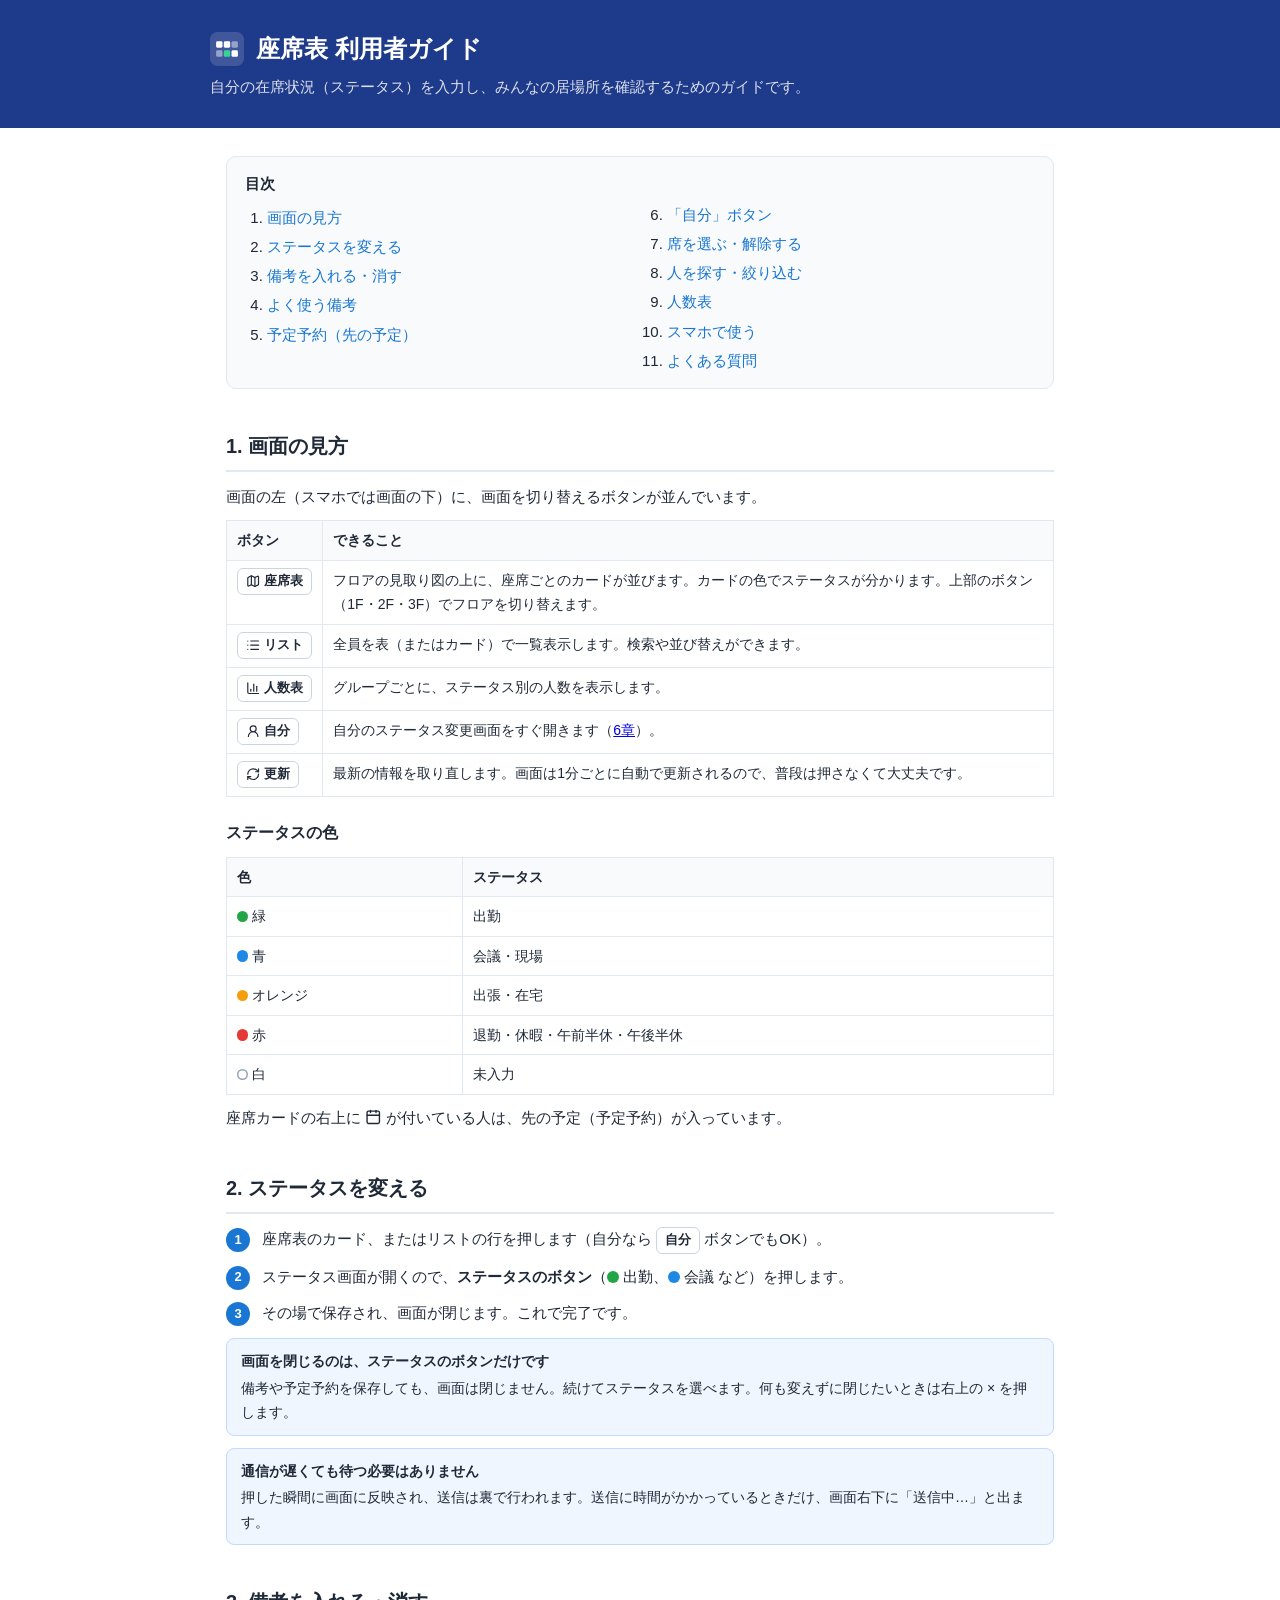
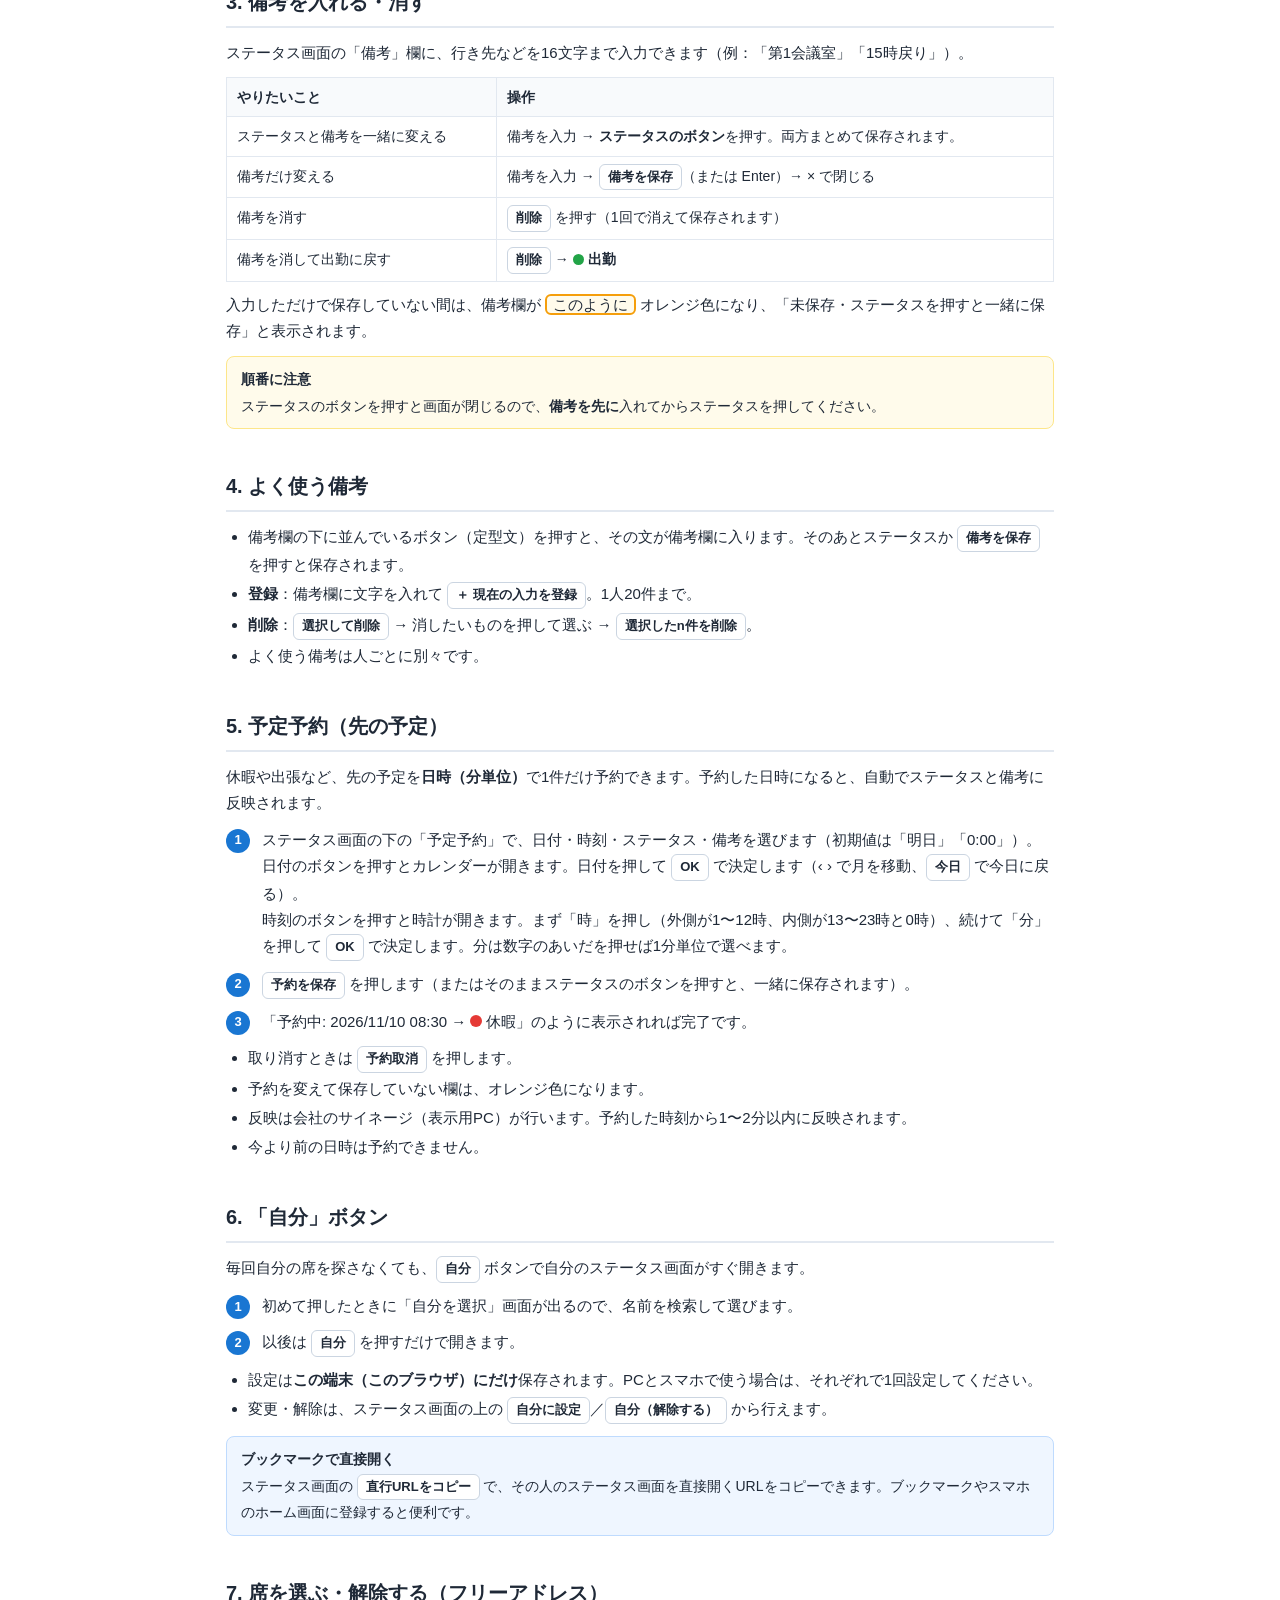
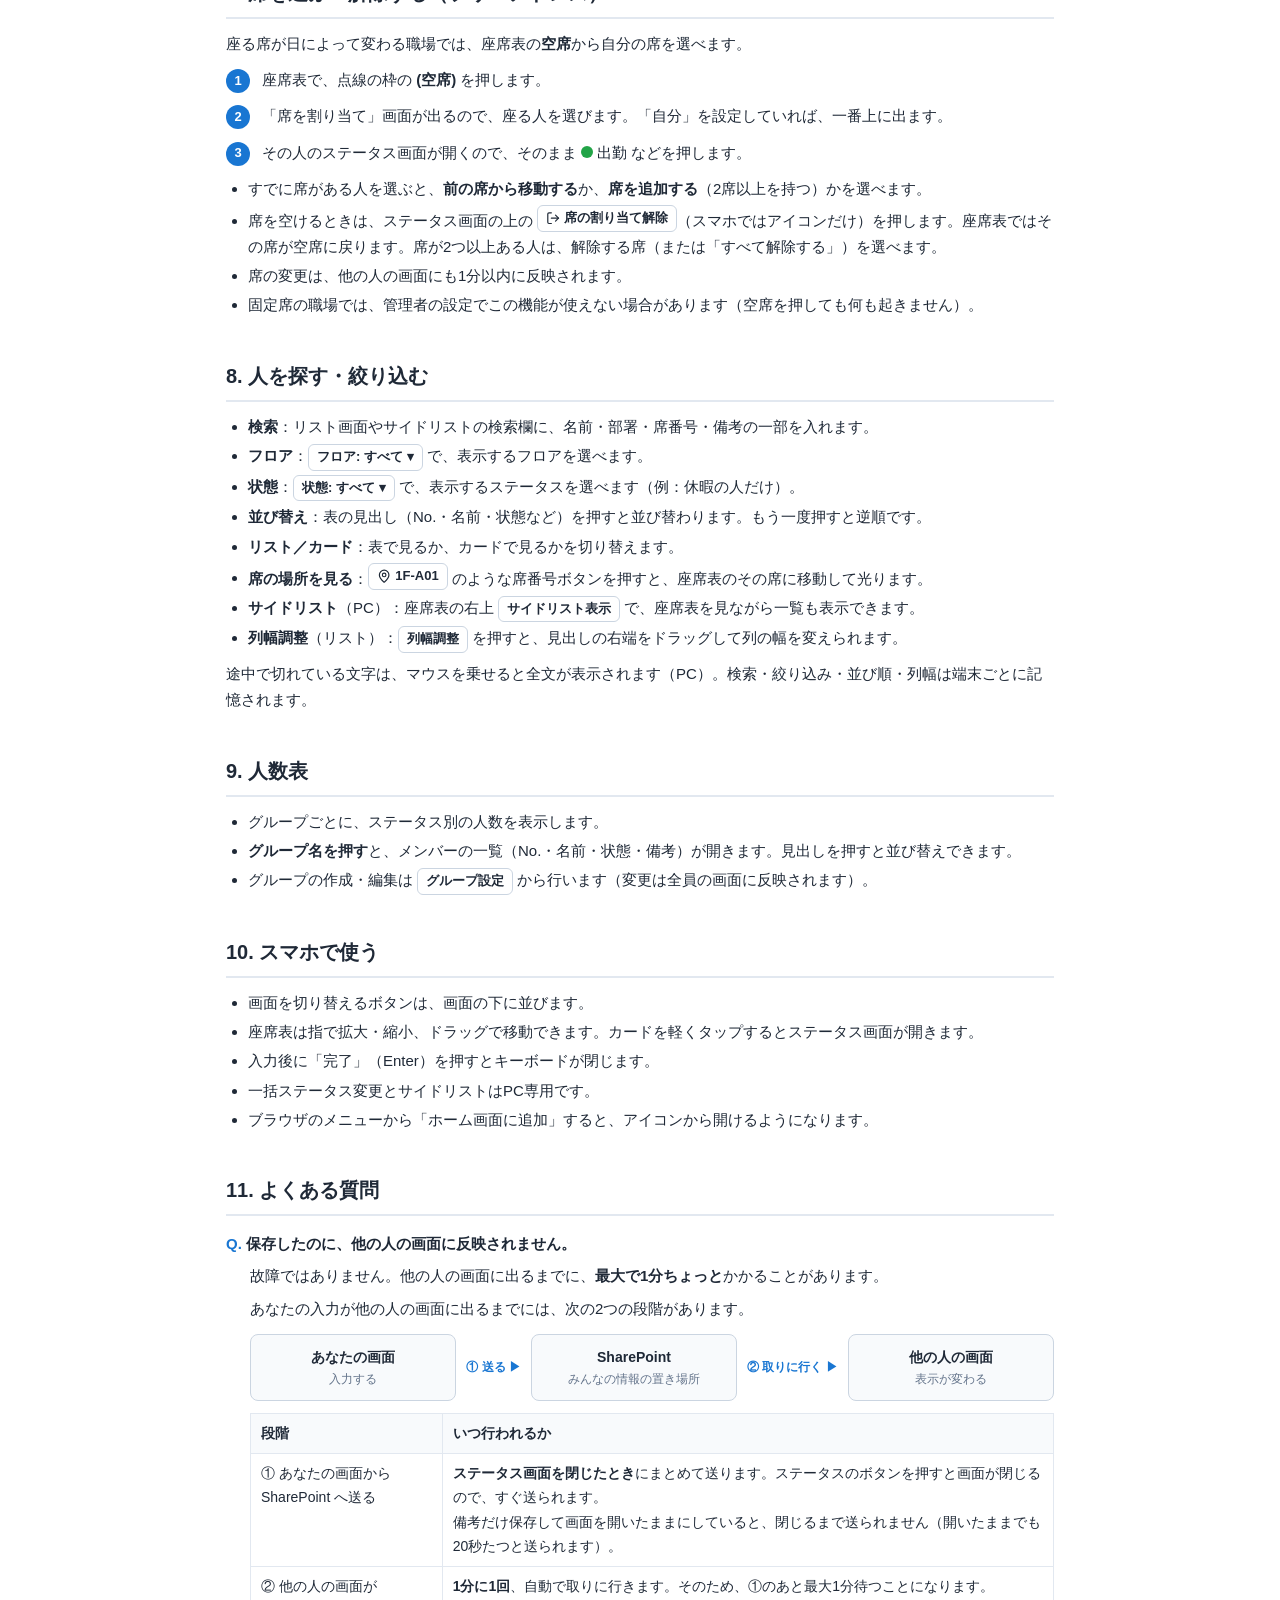
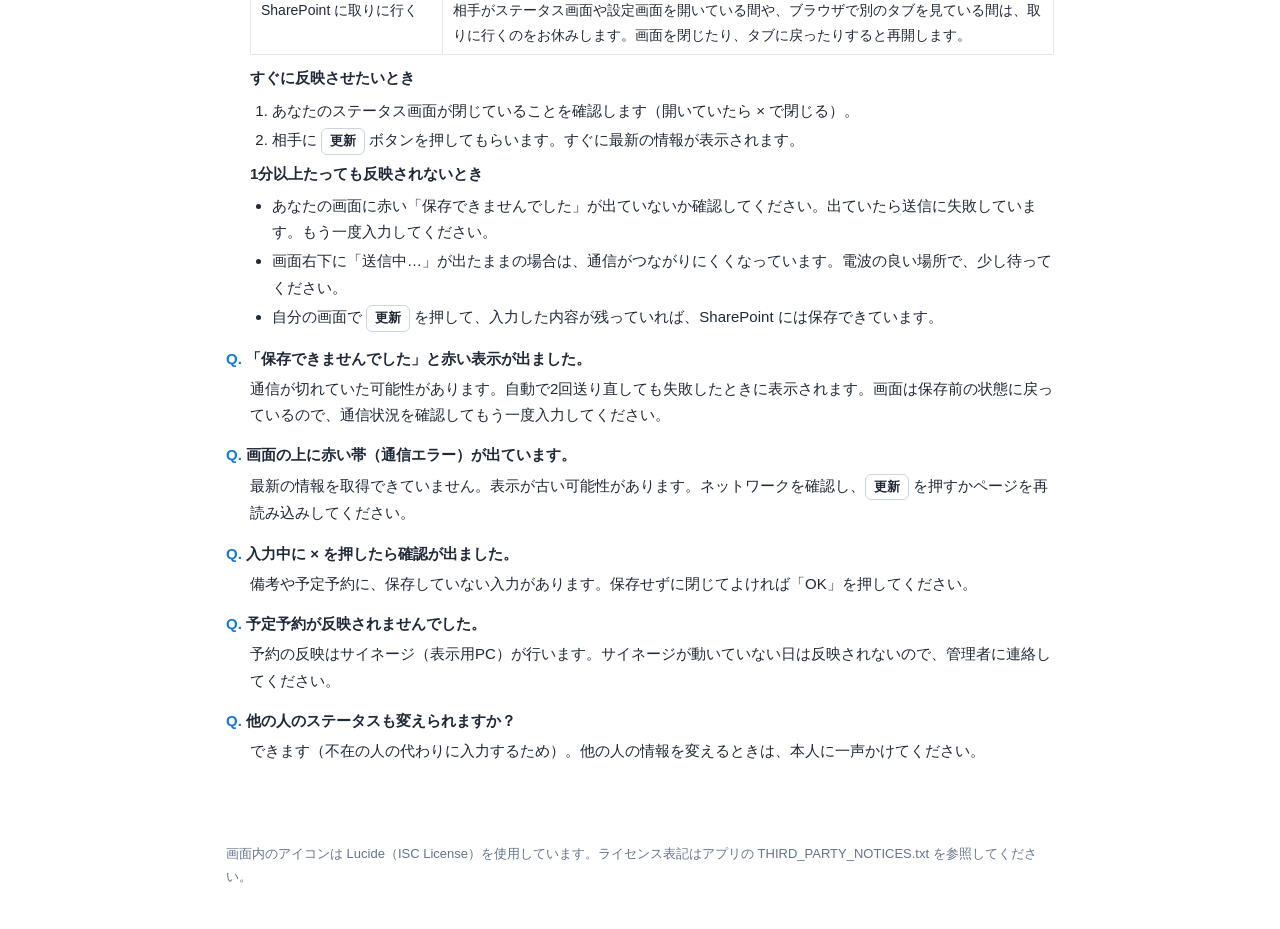
<file: docs/利用者ガイド.html>
<!DOCTYPE html>
<html lang="ja">
<head>
<meta charset="UTF-8">
<meta name="viewport" content="width=device-width, initial-scale=1">
<title>座席表 利用者ガイド</title>
<style>
  :root {
    --navy: #1e3a8a;
    --text: #1f2937;
    --muted: #64748b;
    --line: #e2e8f0;
    --bg-soft: #f8fafc;
    --accent: #1976d2;
  }
  * { box-sizing: border-box; }
  body {
    margin: 0;
    font-family: "Segoe UI", "Hiragino Sans", "Yu Gothic UI", Meiryo, sans-serif;
    color: var(--text);
    background: #fff;
    line-height: 1.75;
    font-size: 15px;
  }
  header {
    background: var(--navy);
    color: #fff;
    padding: 28px 16px;
  }
  header .inner, main { max-width: 860px; margin: 0 auto; }
  header h1 { margin: 0 0 4px; font-size: 24px; display: flex; align-items: center; gap: 12px; }
  header p { margin: 0; opacity: 0.85; }
  main { padding: 8px 16px 64px; }
  nav.toc {
    margin: 20px 0 8px;
    padding: 14px 18px;
    background: var(--bg-soft);
    border: 1px solid var(--line);
    border-radius: 10px;
  }
  nav.toc ol { margin: 4px 0 0; padding-left: 22px; columns: 2; column-gap: 32px; }
  nav.toc a { color: var(--accent); text-decoration: none; }
  h2 {
    margin: 40px 0 12px;
    padding-bottom: 6px;
    border-bottom: 2px solid var(--line);
    font-size: 20px;
    scroll-margin-top: 12px;
  }
  h3 { margin: 22px 0 6px; font-size: 16px; }
  p { margin: 8px 0; }
  ul, ol { margin: 6px 0; padding-left: 22px; }
  li { margin: 3px 0; }
  .ic { width: 1.1em; height: 1.1em; vertical-align: -0.18em; stroke: currentColor; fill: none; stroke-width: 2; stroke-linecap: round; stroke-linejoin: round; }
  .key {
    display: inline-flex; align-items: center; gap: 4px;
    padding: 1px 8px; border: 1px solid #cbd5e1; border-radius: 6px;
    background: #fff; font-size: 13px; font-weight: bold; white-space: nowrap;
  }
  .dot { display: inline-block; width: 0.8em; height: 0.8em; border-radius: 50%; vertical-align: -0.05em; margin-right: 4px; }
  .green { background: #22a447; } .blue { background: #1e88e5; } .yellow { background: #f59e0b; }
  .red { background: #e53935; } .white { background: #fff; box-shadow: inset 0 0 0 1.5px #94a3b8; }
  table { width: 100%; border-collapse: collapse; margin: 10px 0; font-size: 14px; }
  th, td { border: 1px solid var(--line); padding: 7px 10px; text-align: left; vertical-align: top; }
  th { background: var(--bg-soft); white-space: nowrap; }
  .steps { counter-reset: s; list-style: none; padding-left: 0; }
  .steps > li { counter-increment: s; position: relative; padding-left: 36px; margin: 10px 0; }
  .steps > li::before {
    content: counter(s); position: absolute; left: 0; top: 2px;
    width: 24px; height: 24px; border-radius: 50%;
    background: var(--accent); color: #fff; font-size: 13px; font-weight: bold;
    display: flex; align-items: center; justify-content: center;
  }
  .note, .tip {
    margin: 12px 0; padding: 10px 14px; border-radius: 8px; font-size: 14px;
  }
  .note { background: #fffbeb; border: 1px solid #fde68a; }
  .tip  { background: #eff6ff; border: 1px solid #bfdbfe; }
  .note > b:first-child, .tip > b:first-child { display: block; margin-bottom: 2px; }
  .draft { background: #fffbeb; border: 2px solid #f59e0b; border-radius: 6px; padding: 0 6px; }
  dl.faq dt { font-weight: bold; margin-top: 14px; }
  dl.faq dt::before { content: "Q. "; color: var(--accent); }
  dl.faq dd { margin: 4px 0 0 0; padding-left: 1.6em; }
  /* 送信の流れの図（よくある質問） */
  .flow { display: flex; align-items: stretch; gap: 6px; margin: 12px 0; flex-wrap: wrap; }
  .flow-box {
    flex: 1 1 140px; display: flex; flex-direction: column; justify-content: center;
    padding: 10px 12px; border: 1px solid #cbd5e1; border-radius: 8px; background: var(--bg-soft);
    text-align: center; font-size: 14px;
  }
  .flow-box span { font-size: 12px; color: var(--muted); }
  .flow-arrow {
    flex: 0 0 auto; display: flex; align-items: center; justify-content: center;
    padding: 0 4px; color: var(--accent); font-size: 12px; font-weight: bold;
  }
  .flow-arrow span::after { content: " ▶"; }
  dl.faq dd p { margin: 6px 0; }
  @media (max-width: 640px) {
    .flow { flex-direction: column; }
    .flow-box { flex: 0 0 auto; padding: 8px 12px; }
    .flow-arrow span::after { content: " ▼"; }
  }
  footer { max-width: 860px; margin: 0 auto; padding: 0 16px 40px; color: var(--muted); font-size: 13px; }
  @media (max-width: 640px) {
    nav.toc ol { columns: 1; }
    header h1 { font-size: 20px; }
    table { font-size: 13px; }
  }
  @media print {
    header { background: none; color: var(--text); border-bottom: 2px solid var(--text); }
    a { color: inherit; }
  }
</style>
</head>
<body>
<header>
  <div class="inner">
    <h1>
      <svg width="34" height="34" viewBox="0 0 512 512" aria-hidden="true">
        <rect width="512" height="512" rx="112" fill="#ffffff" fill-opacity="0.15"/>
        <g fill="#ffffff">
          <rect x="92" y="140" width="96" height="96" rx="20"/><rect x="208" y="140" width="96" height="96" rx="20"/>
          <rect x="324" y="140" width="96" height="96" rx="20" opacity="0.45"/><rect x="92" y="276" width="96" height="96" rx="20" opacity="0.45"/>
          <rect x="324" y="276" width="96" height="96" rx="20"/>
        </g>
        <rect x="208" y="276" width="96" height="96" rx="20" fill="#34d399"/>
      </svg>
      座席表 利用者ガイド
    </h1>
    <p>自分の在席状況（ステータス）を入力し、みんなの居場所を確認するためのガイドです。</p>
  </div>
</header>

<main>
  <nav class="toc" aria-label="目次">
    <b>目次</b>
    <ol>
      <li><a href="#overview">画面の見方</a></li>
      <li><a href="#status">ステータスを変える</a></li>
      <li><a href="#note">備考を入れる・消す</a></li>
      <li><a href="#quick">よく使う備考</a></li>
      <li><a href="#schedule">予定予約（先の予定）</a></li>
      <li><a href="#me">「自分」ボタン</a></li>
      <li><a href="#seat">席を選ぶ・解除する</a></li>
      <li><a href="#find">人を探す・絞り込む</a></li>
      <li><a href="#stats">人数表</a></li>
      <li><a href="#phone">スマホで使う</a></li>
      <li><a href="#faq">よくある質問</a></li>
    </ol>
  </nav>

  <h2 id="overview">1. 画面の見方</h2>
  <p>画面の左（スマホでは画面の下）に、画面を切り替えるボタンが並んでいます。</p>
  <table>
    <tr><th>ボタン</th><th>できること</th></tr>
    <tr>
      <td><span class="key"><svg class="ic" viewBox="0 0 24 24"><path d="M14.106 5.553a2 2 0 0 0 1.788 0l3.659-1.83A1 1 0 0 1 21 4.619v12.764a1 1 0 0 1-.553.894l-4.553 2.277a2 2 0 0 1-1.788 0l-4.212-2.106a2 2 0 0 0-1.788 0l-3.659 1.83A1 1 0 0 1 3 19.381V6.618a1 1 0 0 1 .553-.894l4.553-2.277a2 2 0 0 1 1.788 0z"/><path d="M15 5.764v15"/><path d="M9 3.236v15"/></svg>座席表</span></td>
      <td>フロアの見取り図の上に、座席ごとのカードが並びます。カードの色でステータスが分かります。上部のボタン（1F・2F・3F）でフロアを切り替えます。</td>
    </tr>
    <tr>
      <td><span class="key"><svg class="ic" viewBox="0 0 24 24"><path d="M3 5h.01"/><path d="M3 12h.01"/><path d="M3 19h.01"/><path d="M8 5h13"/><path d="M8 12h13"/><path d="M8 19h13"/></svg>リスト</span></td>
      <td>全員を表（またはカード）で一覧表示します。検索や並び替えができます。</td>
    </tr>
    <tr>
      <td><span class="key"><svg class="ic" viewBox="0 0 24 24"><path d="M3 3v16a2 2 0 0 0 2 2h16"/><path d="M18 17V9"/><path d="M13 17V5"/><path d="M8 17v-3"/></svg>人数表</span></td>
      <td>グループごとに、ステータス別の人数を表示します。</td>
    </tr>
    <tr>
      <td><span class="key"><svg class="ic" viewBox="0 0 24 24"><circle cx="12" cy="8" r="5"/><path d="M20 21a8 8 0 0 0-16 0"/></svg>自分</span></td>
      <td>自分のステータス変更画面をすぐ開きます（<a href="#me">6章</a>）。</td>
    </tr>
    <tr>
      <td><span class="key"><svg class="ic" viewBox="0 0 24 24"><path d="M3 12a9 9 0 0 1 9-9 9.75 9.75 0 0 1 6.74 2.74L21 8"/><path d="M21 3v5h-5"/><path d="M21 12a9 9 0 0 1-9 9 9.75 9.75 0 0 1-6.74-2.74L3 16"/><path d="M8 16H3v5"/></svg>更新</span></td>
      <td>最新の情報を取り直します。画面は1分ごとに自動で更新されるので、普段は押さなくて大丈夫です。</td>
    </tr>
  </table>

  <h3>ステータスの色</h3>
  <table>
    <tr><th>色</th><th>ステータス</th></tr>
    <tr><td><span class="dot green"></span>緑</td><td>出勤</td></tr>
    <tr><td><span class="dot blue"></span>青</td><td>会議・現場</td></tr>
    <tr><td><span class="dot yellow"></span>オレンジ</td><td>出張・在宅</td></tr>
    <tr><td><span class="dot red"></span>赤</td><td>退勤・休暇・午前半休・午後半休</td></tr>
    <tr><td><span class="dot white"></span>白</td><td>未入力</td></tr>
  </table>
  <p>座席カードの右上に <svg class="ic" viewBox="0 0 24 24"><path d="M8 2v3"/><path d="M16 2v3"/><rect x="3" y="3" width="18" height="18" rx="2"/><path d="M3 9h18"/></svg> が付いている人は、先の予定（予定予約）が入っています。</p>

  <h2 id="status">2. ステータスを変える</h2>
  <ol class="steps">
    <li>座席表のカード、またはリストの行を押します（自分なら <span class="key">自分</span> ボタンでもOK）。</li>
    <li>ステータス画面が開くので、<b>ステータスのボタン</b>（<span class="dot green"></span>出勤、<span class="dot blue"></span>会議 など）を押します。</li>
    <li>その場で保存され、画面が閉じます。これで完了です。</li>
  </ol>
  <div class="tip"><b>画面を閉じるのは、ステータスのボタンだけです</b>
    備考や予定予約を保存しても、画面は閉じません。続けてステータスを選べます。何も変えずに閉じたいときは右上の × を押します。</div>
  <div class="tip"><b>通信が遅くても待つ必要はありません</b>
    押した瞬間に画面に反映され、送信は裏で行われます。送信に時間がかかっているときだけ、画面右下に「送信中…」と出ます。</div>

  <h2 id="note">3. 備考を入れる・消す</h2>
  <p>ステータス画面の「備考」欄に、行き先などを16文字まで入力できます（例：「第1会議室」「15時戻り」）。</p>
  <table>
    <tr><th>やりたいこと</th><th>操作</th></tr>
    <tr><td>ステータスと備考を一緒に変える</td><td>備考を入力 → <b>ステータスのボタン</b>を押す。両方まとめて保存されます。</td></tr>
    <tr><td>備考だけ変える</td><td>備考を入力 → <span class="key">備考を保存</span>（または Enter）→ × で閉じる</td></tr>
    <tr><td>備考を消す</td><td><span class="key">削除</span> を押す（1回で消えて保存されます）</td></tr>
    <tr><td>備考を消して出勤に戻す</td><td><span class="key">削除</span> → <span class="dot green"></span><b>出勤</b></td></tr>
  </table>
  <p>入力しただけで保存していない間は、備考欄が <span class="draft">このように</span> オレンジ色になり、「未保存・ステータスを押すと一緒に保存」と表示されます。</p>
  <div class="note"><b>順番に注意</b>
    ステータスのボタンを押すと画面が閉じるので、<b>備考を先に</b>入れてからステータスを押してください。</div>

  <h2 id="quick">4. よく使う備考</h2>
  <ul>
    <li>備考欄の下に並んでいるボタン（定型文）を押すと、その文が備考欄に入ります。そのあとステータスか <span class="key">備考を保存</span> を押すと保存されます。</li>
    <li><b>登録</b>：備考欄に文字を入れて <span class="key">＋ 現在の入力を登録</span>。1人20件まで。</li>
    <li><b>削除</b>：<span class="key">選択して削除</span> → 消したいものを押して選ぶ → <span class="key">選択したn件を削除</span>。</li>
    <li>よく使う備考は人ごとに別々です。</li>
  </ul>

  <h2 id="schedule">5. 予定予約（先の予定）</h2>
  <p>休暇や出張など、先の予定を<b>日時（分単位）</b>で1件だけ予約できます。予約した日時になると、自動でステータスと備考に反映されます。</p>
  <ol class="steps">
    <li>ステータス画面の下の「予定予約」で、日付・時刻・ステータス・備考を選びます（初期値は「明日」「0:00」）。<br>日付のボタンを押すとカレンダーが開きます。日付を押して <span class="key">OK</span> で決定します（‹ › で月を移動、<span class="key">今日</span> で今日に戻る）。<br>時刻のボタンを押すと時計が開きます。まず「時」を押し（外側が1〜12時、内側が13〜23時と0時）、続けて「分」を押して <span class="key">OK</span> で決定します。分は数字のあいだを押せば1分単位で選べます。</li>
    <li><span class="key">予約を保存</span> を押します（またはそのままステータスのボタンを押すと、一緒に保存されます）。</li>
    <li>「予約中: 2026/11/10 08:30 → <span class="dot red"></span>休暇」のように表示されれば完了です。</li>
  </ol>
  <ul>
    <li>取り消すときは <span class="key">予約取消</span> を押します。</li>
    <li>予約を変えて保存していない欄は、オレンジ色になります。</li>
    <li>反映は会社のサイネージ（表示用PC）が行います。予約した時刻から1〜2分以内に反映されます。</li>
    <li>今より前の日時は予約できません。</li>
  </ul>

  <h2 id="me">6. 「自分」ボタン</h2>
  <p>毎回自分の席を探さなくても、<span class="key">自分</span> ボタンで自分のステータス画面がすぐ開きます。</p>
  <ol class="steps">
    <li>初めて押したときに「自分を選択」画面が出るので、名前を検索して選びます。</li>
    <li>以後は <span class="key">自分</span> を押すだけで開きます。</li>
  </ol>
  <ul>
    <li>設定は<b>この端末（このブラウザ）にだけ</b>保存されます。PCとスマホで使う場合は、それぞれで1回設定してください。</li>
    <li>変更・解除は、ステータス画面の上の <span class="key">自分に設定</span>／<span class="key">自分（解除する）</span> から行えます。</li>
  </ul>
  <div class="tip"><b>ブックマークで直接開く</b>
    ステータス画面の <span class="key">直行URLをコピー</span> で、その人のステータス画面を直接開くURLをコピーできます。ブックマークやスマホのホーム画面に登録すると便利です。</div>

  <h2 id="seat">7. 席を選ぶ・解除する（フリーアドレス）</h2>
  <p>座る席が日によって変わる職場では、座席表の<b>空席</b>から自分の席を選べます。</p>
  <ol class="steps">
    <li>座席表で、点線の枠の <b>(空席)</b> を押します。</li>
    <li>「席を割り当て」画面が出るので、座る人を選びます。「自分」を設定していれば、一番上に出ます。</li>
    <li>その人のステータス画面が開くので、そのまま <span class="dot green"></span>出勤 などを押します。</li>
  </ol>
  <ul>
    <li>すでに席がある人を選ぶと、<b>前の席から移動する</b>か、<b>席を追加する</b>（2席以上を持つ）かを選べます。</li>
    <li>席を空けるときは、ステータス画面の上の <span class="key"><svg class="ic" viewBox="0 0 24 24"><path d="m16 17 5-5-5-5"/><path d="M21 12H9"/><path d="M9 21H5a2 2 0 0 1-2-2V5a2 2 0 0 1 2-2h4"/></svg>席の割り当て解除</span>（スマホではアイコンだけ）を押します。座席表ではその席が空席に戻ります。席が2つ以上ある人は、解除する席（または「すべて解除する」）を選べます。</li>
    <li>席の変更は、他の人の画面にも1分以内に反映されます。</li>
    <li>固定席の職場では、管理者の設定でこの機能が使えない場合があります（空席を押しても何も起きません）。</li>
  </ul>

  <h2 id="find">8. 人を探す・絞り込む</h2>
  <ul>
    <li><b>検索</b>：リスト画面やサイドリストの検索欄に、名前・部署・席番号・備考の一部を入れます。</li>
    <li><b>フロア</b>：<span class="key">フロア: すべて ▾</span> で、表示するフロアを選べます。</li>
    <li><b>状態</b>：<span class="key">状態: すべて ▾</span> で、表示するステータスを選べます（例：休暇の人だけ）。</li>
    <li><b>並び替え</b>：表の見出し（No.・名前・状態など）を押すと並び替わります。もう一度押すと逆順です。</li>
    <li><b>リスト／カード</b>：表で見るか、カードで見るかを切り替えます。</li>
    <li><b>席の場所を見る</b>：<span class="key"><svg class="ic" viewBox="0 0 24 24"><path d="M20 10c0 4.993-5.539 10.193-7.399 11.799a1 1 0 0 1-1.202 0C9.539 20.193 4 14.993 4 10a8 8 0 0 1 16 0"/><circle cx="12" cy="10" r="3"/></svg>1F-A01</span> のような席番号ボタンを押すと、座席表のその席に移動して光ります。</li>
    <li><b>サイドリスト</b>（PC）：座席表の右上 <span class="key">サイドリスト表示</span> で、座席表を見ながら一覧も表示できます。</li>
    <li><b>列幅調整</b>（リスト）：<span class="key">列幅調整</span> を押すと、見出しの右端をドラッグして列の幅を変えられます。</li>
  </ul>
  <p>途中で切れている文字は、マウスを乗せると全文が表示されます（PC）。検索・絞り込み・並び順・列幅は端末ごとに記憶されます。</p>

  <h2 id="stats">9. 人数表</h2>
  <ul>
    <li>グループごとに、ステータス別の人数を表示します。</li>
    <li><b>グループ名を押す</b>と、メンバーの一覧（No.・名前・状態・備考）が開きます。見出しを押すと並び替えできます。</li>
    <li>グループの作成・編集は <span class="key">グループ設定</span> から行います（変更は全員の画面に反映されます）。</li>
  </ul>

  <h2 id="phone">10. スマホで使う</h2>
  <ul>
    <li>画面を切り替えるボタンは、画面の下に並びます。</li>
    <li>座席表は指で拡大・縮小、ドラッグで移動できます。カードを軽くタップするとステータス画面が開きます。</li>
    <li>入力後に「完了」（Enter）を押すとキーボードが閉じます。</li>
    <li>一括ステータス変更とサイドリストはPC専用です。</li>
    <li>ブラウザのメニューから「ホーム画面に追加」すると、アイコンから開けるようになります。</li>
  </ul>

  <h2 id="faq">11. よくある質問</h2>
  <dl class="faq">
    <dt>保存したのに、他の人の画面に反映されません。</dt>
    <dd>
      <p>故障ではありません。他の人の画面に出るまでに、<b>最大で1分ちょっと</b>かかることがあります。</p>
      <p>あなたの入力が他の人の画面に出るまでには、次の2つの段階があります。</p>
      <div class="flow">
        <div class="flow-box"><b>あなたの画面</b><span>入力する</span></div>
        <div class="flow-arrow"><span>① 送る</span></div>
        <div class="flow-box"><b>SharePoint</b><span>みんなの情報の置き場所</span></div>
        <div class="flow-arrow"><span>② 取りに行く</span></div>
        <div class="flow-box"><b>他の人の画面</b><span>表示が変わる</span></div>
      </div>
      <table>
        <tr><th>段階</th><th>いつ行われるか</th></tr>
        <tr>
          <td>① あなたの画面から SharePoint へ送る</td>
          <td>
            <b>ステータス画面を閉じたとき</b>にまとめて送ります。ステータスのボタンを押すと画面が閉じるので、すぐ送られます。<br>
            備考だけ保存して画面を開いたままにしていると、閉じるまで送られません（開いたままでも20秒たつと送られます）。
          </td>
        </tr>
        <tr>
          <td>② 他の人の画面が SharePoint に取りに行く</td>
          <td>
            <b>1分に1回</b>、自動で取りに行きます。そのため、①のあと最大1分待つことになります。<br>
            相手がステータス画面や設定画面を開いている間や、ブラウザで別のタブを見ている間は、取りに行くのをお休みします。画面を閉じたり、タブに戻ったりすると再開します。
          </td>
        </tr>
      </table>
      <p><b>すぐに反映させたいとき</b></p>
      <ol>
        <li>あなたのステータス画面が閉じていることを確認します（開いていたら × で閉じる）。</li>
        <li>相手に <span class="key">更新</span> ボタンを押してもらいます。すぐに最新の情報が表示されます。</li>
      </ol>
      <p><b>1分以上たっても反映されないとき</b></p>
      <ul>
        <li>あなたの画面に赤い「保存できませんでした」が出ていないか確認してください。出ていたら送信に失敗しています。もう一度入力してください。</li>
        <li>画面右下に「送信中…」が出たままの場合は、通信がつながりにくくなっています。電波の良い場所で、少し待ってください。</li>
        <li>自分の画面で <span class="key">更新</span> を押して、入力した内容が残っていれば、SharePoint には保存できています。</li>
      </ul>
    </dd>
    <dt>「保存できませんでした」と赤い表示が出ました。</dt>
    <dd>通信が切れていた可能性があります。自動で2回送り直しても失敗したときに表示されます。画面は保存前の状態に戻っているので、通信状況を確認してもう一度入力してください。</dd>
    <dt>画面の上に赤い帯（通信エラー）が出ています。</dt>
    <dd>最新の情報を取得できていません。表示が古い可能性があります。ネットワークを確認し、<span class="key">更新</span> を押すかページを再読み込みしてください。</dd>
    <dt>入力中に × を押したら確認が出ました。</dt>
    <dd>備考や予定予約に、保存していない入力があります。保存せずに閉じてよければ「OK」を押してください。</dd>
    <dt>予定予約が反映されませんでした。</dt>
    <dd>予約の反映はサイネージ（表示用PC）が行います。サイネージが動いていない日は反映されないので、管理者に連絡してください。</dd>
    <dt>他の人のステータスも変えられますか？</dt>
    <dd>できます（不在の人の代わりに入力するため）。他の人の情報を変えるときは、本人に一声かけてください。</dd>
  </dl>
</main>
<footer>
  画面内のアイコンは Lucide（ISC License）を使用しています。ライセンス表記はアプリの THIRD_PARTY_NOTICES.txt を参照してください。
</footer>
</body>
</html>
</file>
